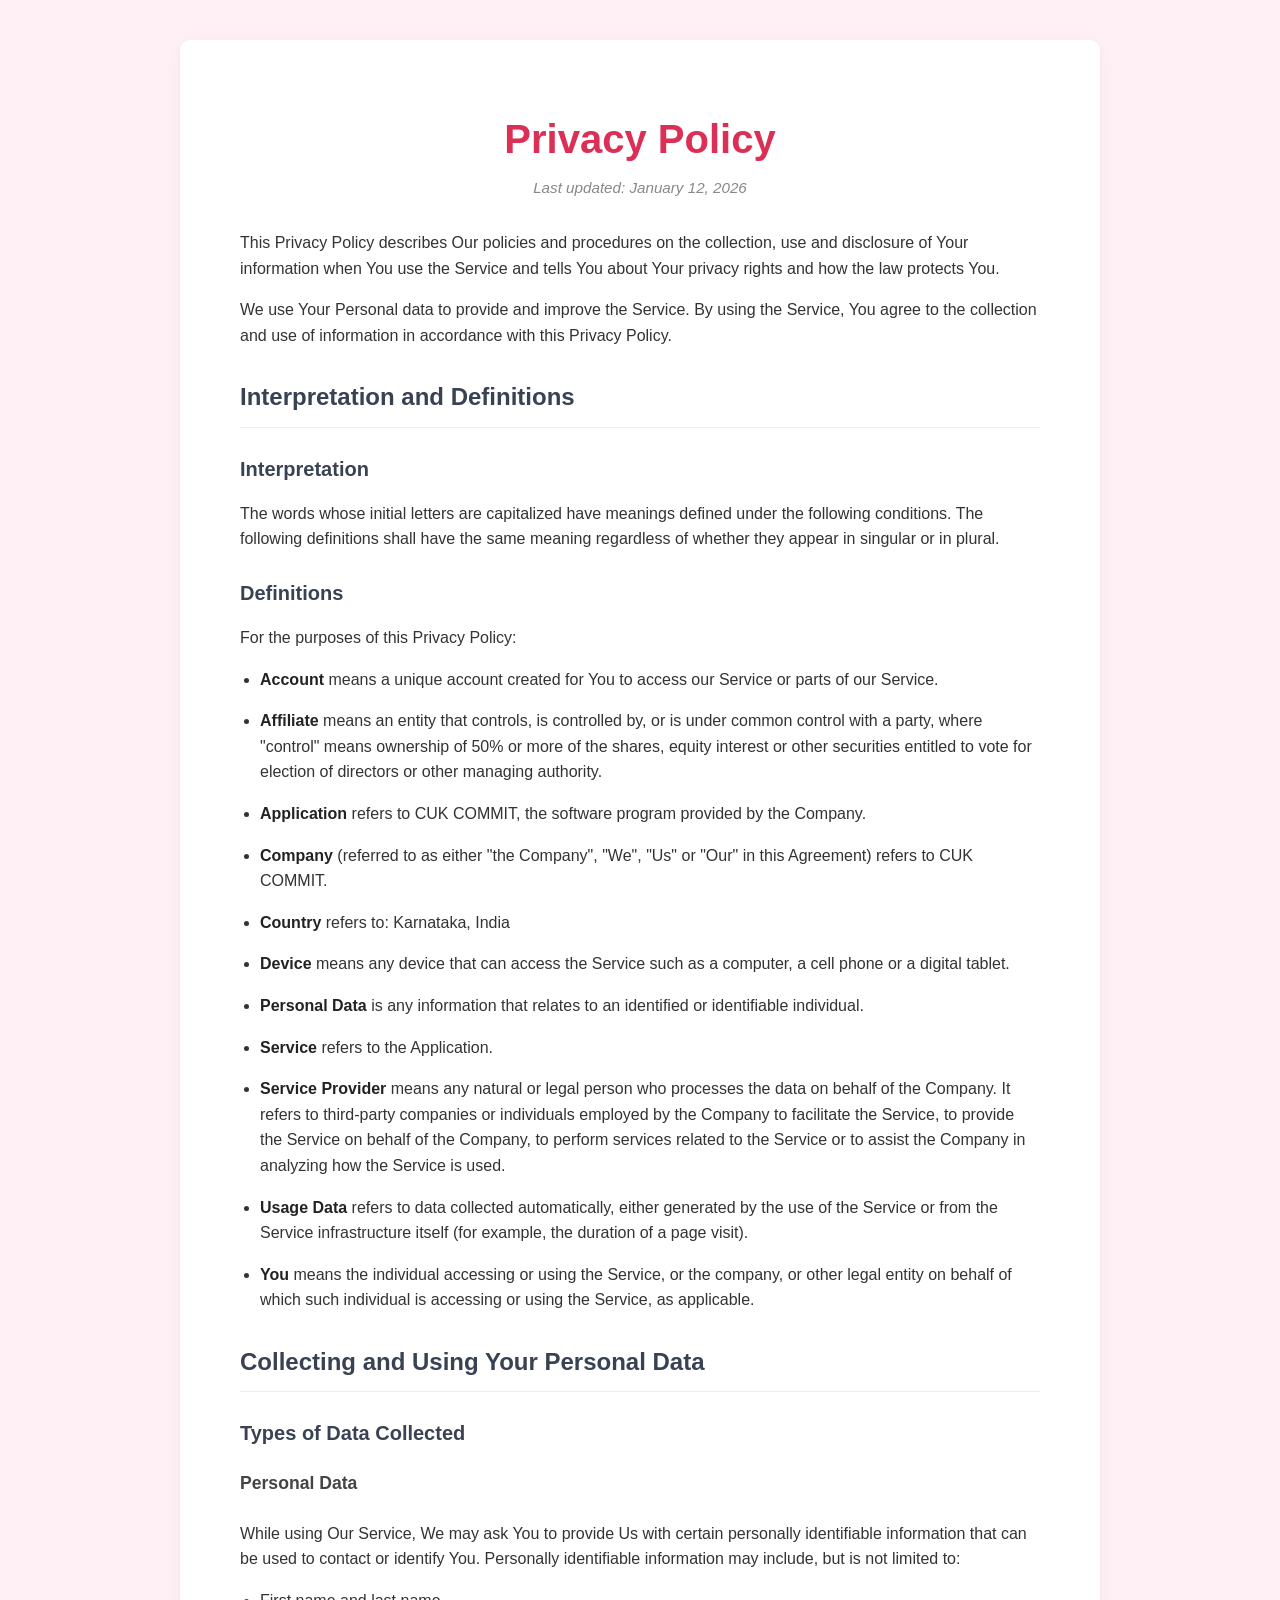
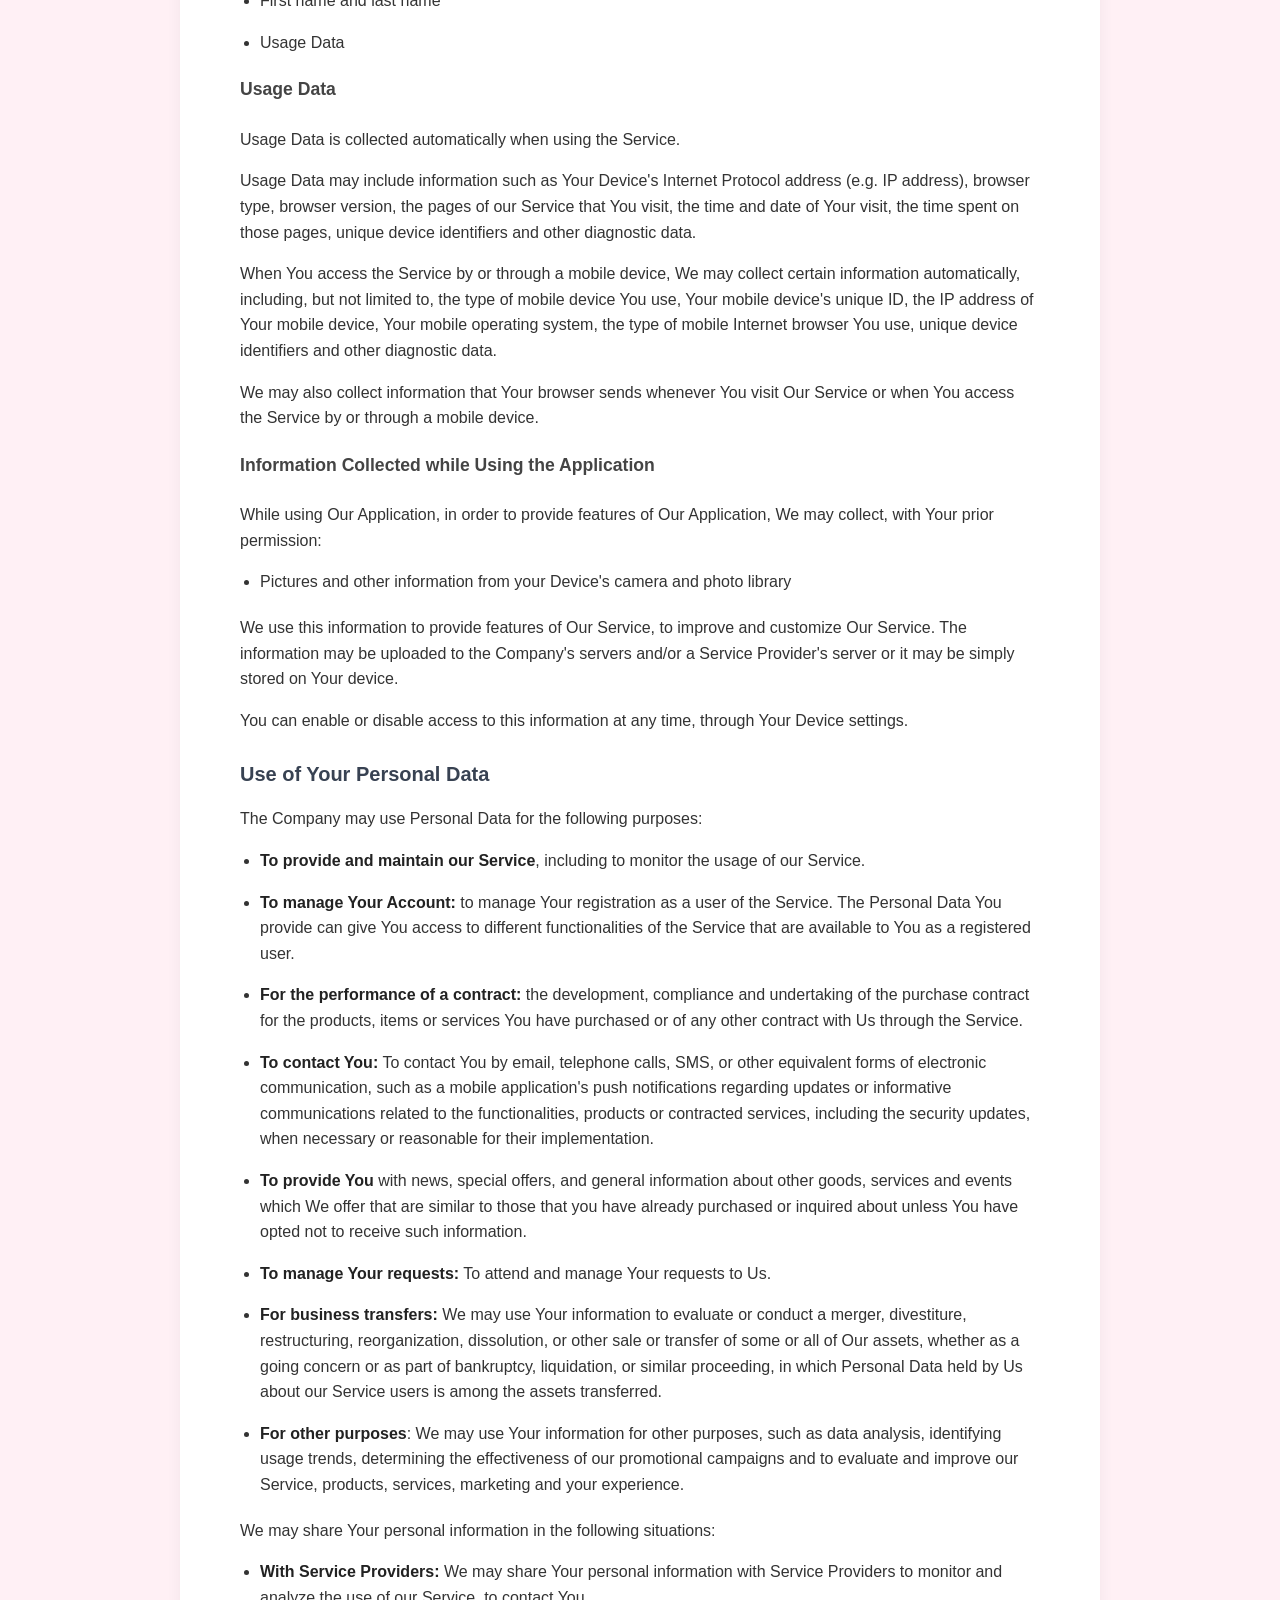
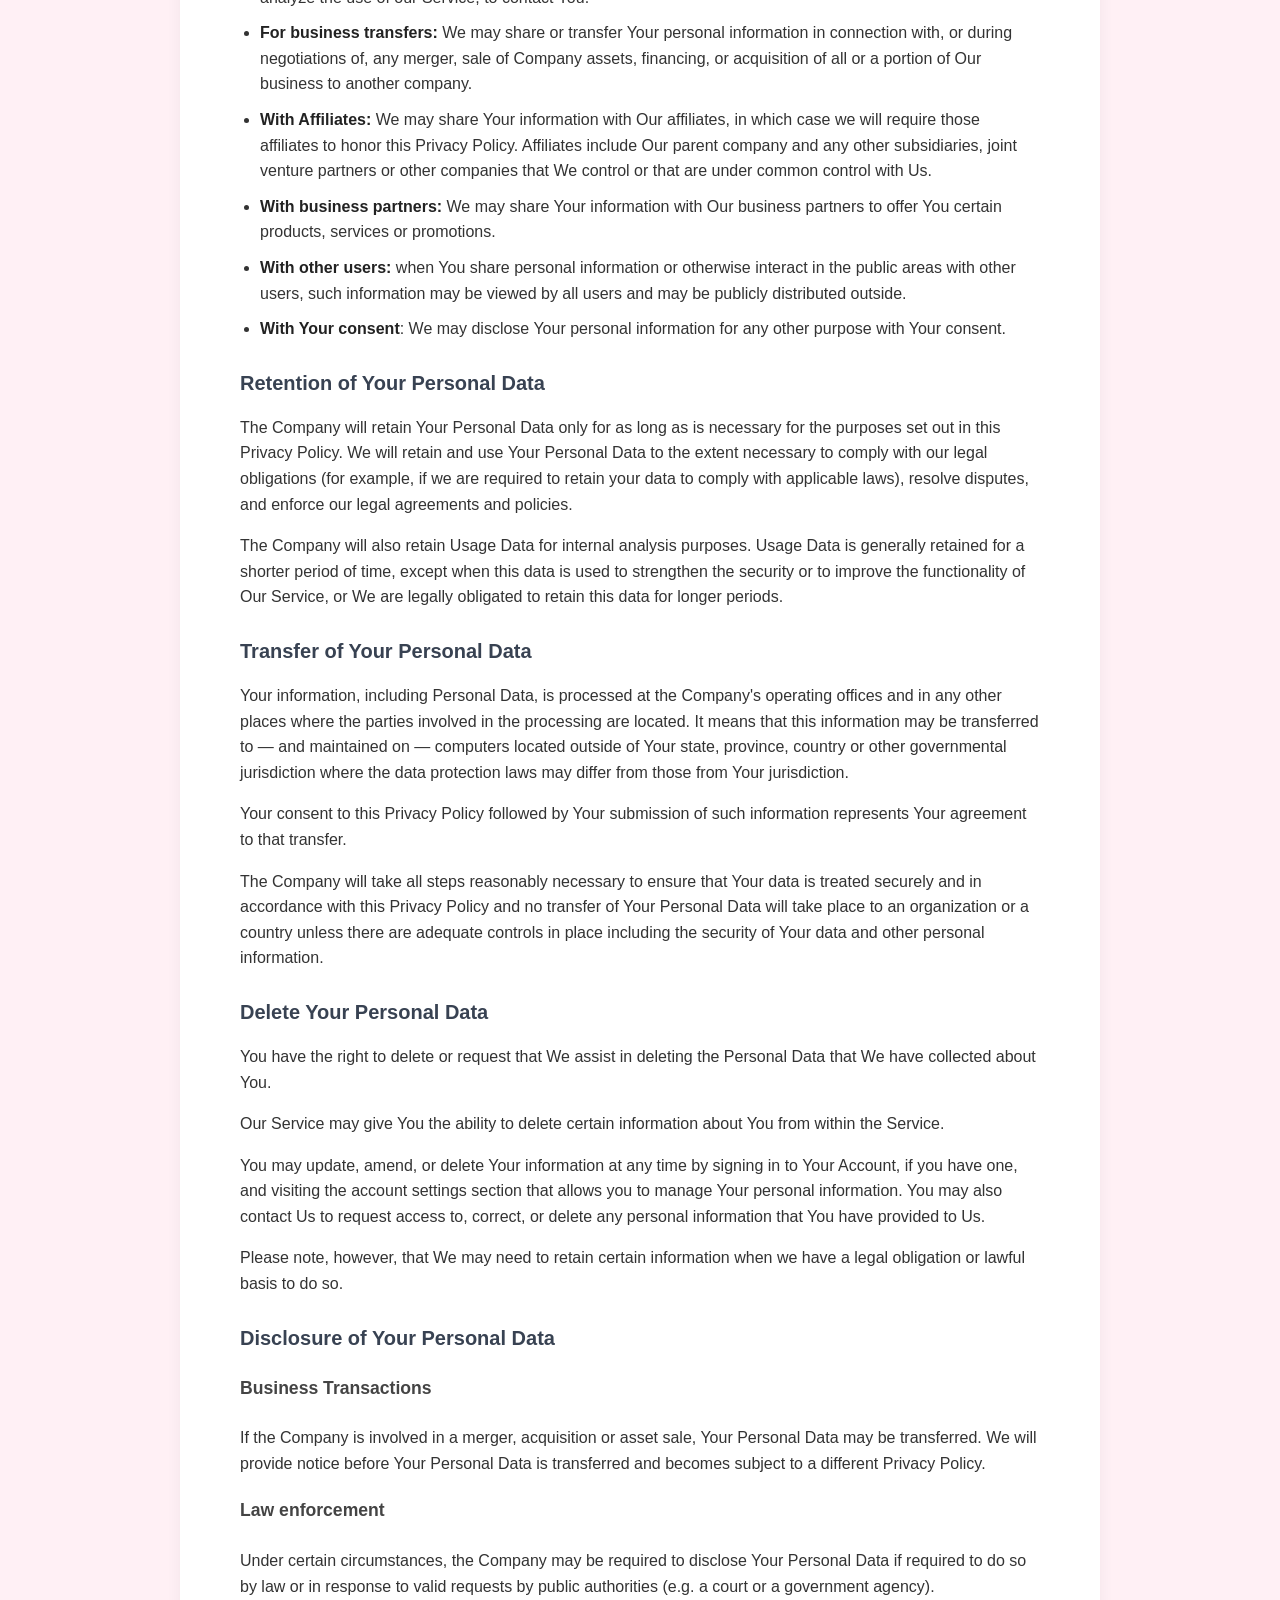
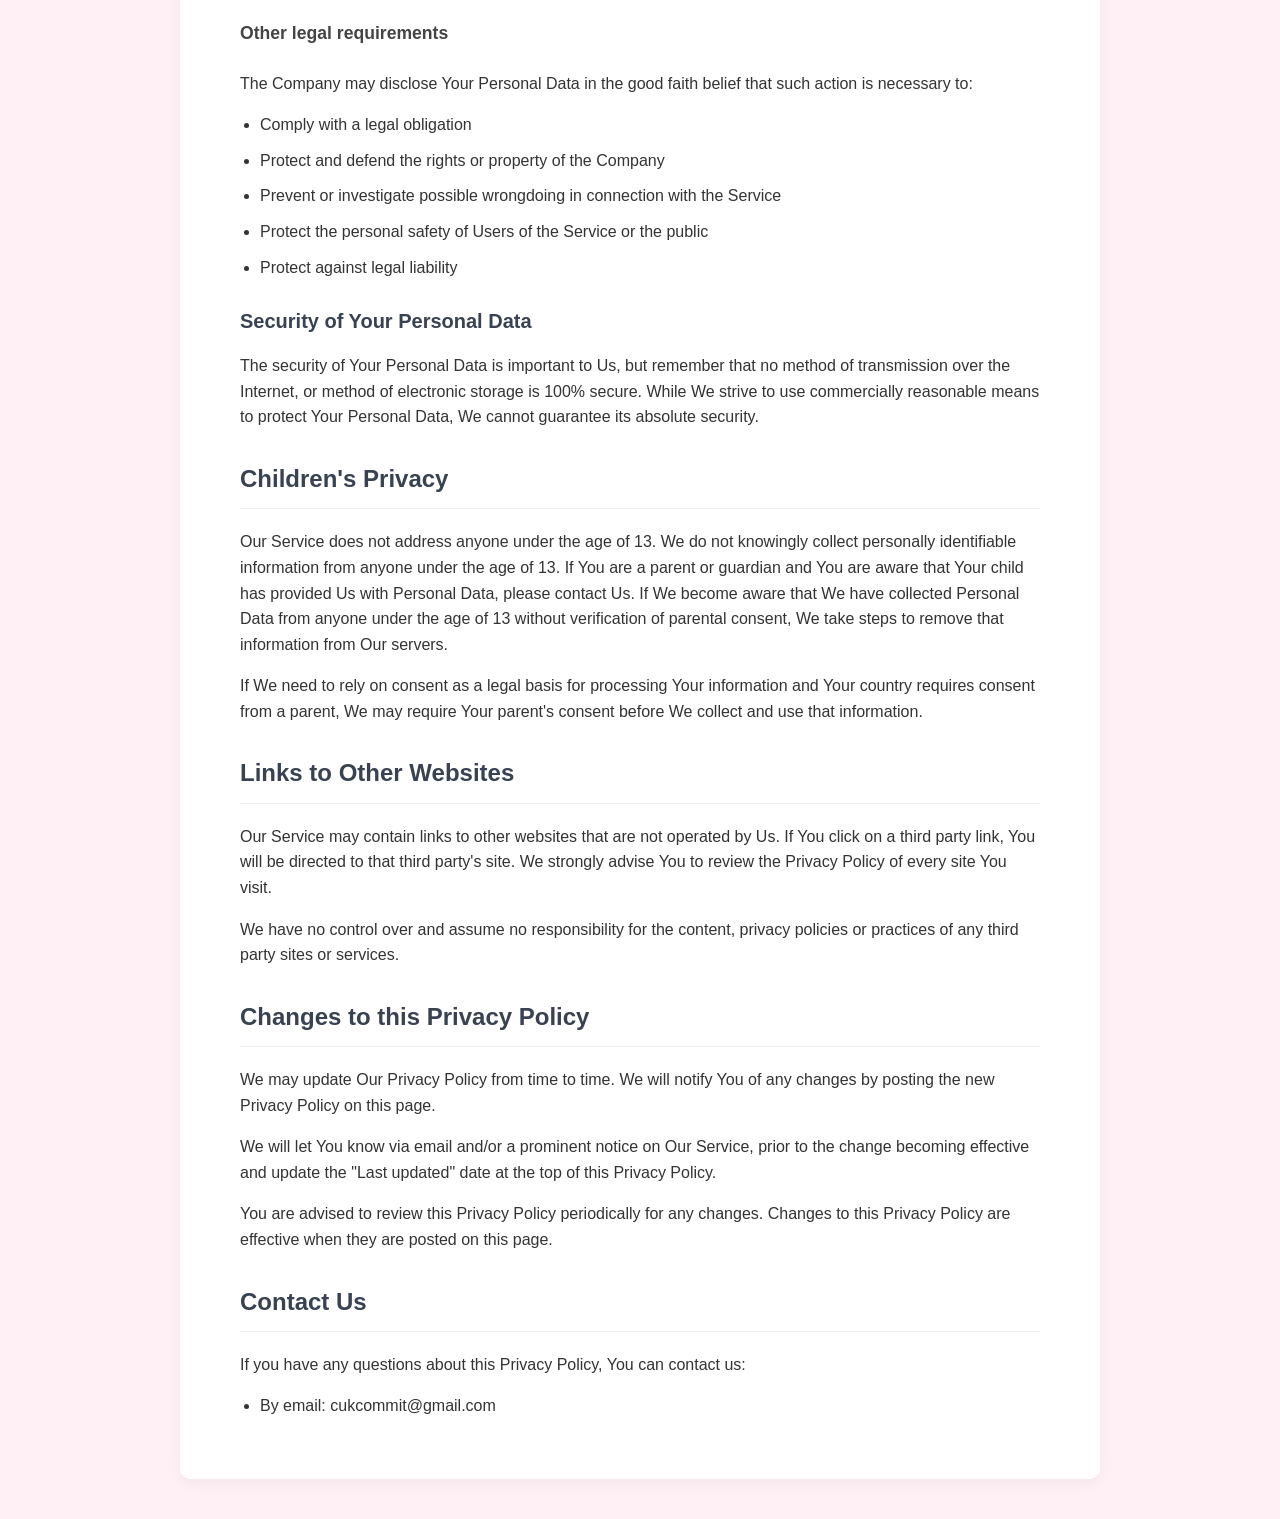
<file: public/privacy_policy.html>
<!DOCTYPE html>
<html lang="en">
<head>
    <meta charset="UTF-8">
    <meta name="viewport" content="width=device-width, initial-scale=1.0">
    <title>Privacy Policy</title>
    <style>
        /* General Page Setup */
        body {
            font-family: -apple-system, BlinkMacSystemFont, "Segoe UI", Roboto, Helvetica, Arial, sans-serif;
            background-color: #fff0f5; /* Light Pink Background */
            color: #333333; /* Dark Grey Text */
            line-height: 1.6;
            margin: 0;
            padding: 40px 20px;
            display: flex;
            justify-content: center;
        }

        /* The White Paper/Card Container */
        .policy-container {
            background-color: #ffffff;
            max-width: 800px;
            width: 100%;
            padding: 40px 60px;
            border-radius: 10px; /* Rounded corners */
            box-shadow: 0 4px 15px rgba(0,0,0,0.05); /* Subtle shadow */
        }

        /* Headings */
        h1 {
            color: #dc2f55; /* The specific Red/Pink color from the image */
            text-align: center;
            font-weight: 700;
            margin-bottom: 10px;
            font-size: 2.5rem;
        }

        h2 {
            color: #384252; /* Darker Blue-Grey for section headers */
            border-bottom: 1px solid #eee; /* Optional separator for cleanliness */
            padding-bottom: 10px;
            margin-top: 30px;
            font-size: 1.5rem;
        }

        h3 {
            color: #384252;
            font-size: 1.25rem;
            margin-top: 25px;
            margin-bottom: 10px;
        }

        h4 {
            font-size: 1.1rem;
            margin-top: 20px;
            color: #444;
        }

        /* Paragraphs */
        p {
            margin-bottom: 15px;
        }

        /* Specific style for "Last updated" date */
        h1 + p {
            text-align: center;
            color: #888;
            font-style: italic; /* Often used for dates, removing if strictly not needed */
            font-size: 0.95rem;
            margin-top: -5px;
            margin-bottom: 30px;
        }

        /* Links */
        a {
            color: #007bff;
            text-decoration: none;
        }
        a:hover {
            text-decoration: underline;
        }

        /* Lists */
        ul {
            padding-left: 20px;
            margin-bottom: 20px;
        }

        li {
            margin-bottom: 10px;
        }

        li p {
            margin-bottom: 5px;
        }

        strong {
            font-weight: 700;
            color: #222;
        }

        /* Responsive adjustments for mobile */
        @media (max-width: 600px) {
            .policy-container {
                padding: 20px 25px;
            }
            body {
                padding: 10px;
            }
            h1 {
                font-size: 2rem;
            }
        }
    </style>
</head>
<body>

    <div class="policy-container">
        <h1>Privacy Policy</h1>
        <p>Last updated: January 12, 2026</p>
        <p>This Privacy Policy describes Our policies and procedures on the collection, use and disclosure of Your information when You use the Service and tells You about Your privacy rights and how the law protects You.</p>
        <p>We use Your Personal data to provide and improve the Service. By using the Service, You agree to the collection and use of information in accordance with this Privacy Policy.</p>
        <h2>Interpretation and Definitions</h2>
        <h3>Interpretation</h3>
        <p>The words whose initial letters are capitalized have meanings defined under the following conditions. The following definitions shall have the same meaning regardless of whether they appear in singular or in plural.</p>
        <h3>Definitions</h3>
        <p>For the purposes of this Privacy Policy:</p>
        <ul>
        <li>
        <p><strong>Account</strong> means a unique account created for You to access our Service or parts of our Service.</p>
        </li>
        <li>
        <p><strong>Affiliate</strong> means an entity that controls, is controlled by, or is under common control with a party, where &quot;control&quot; means ownership of 50% or more of the shares, equity interest or other securities entitled to vote for election of directors or other managing authority.</p>
        </li>
        <li>
        <p><strong>Application</strong> refers to CUK COMMIT, the software program provided by the Company.</p>
        </li>
        <li>
        <p><strong>Company</strong> (referred to as either &quot;the Company&quot;, &quot;We&quot;, &quot;Us&quot; or &quot;Our&quot; in this Agreement) refers to CUK COMMIT.</p>
        </li>
        <li>
        <p><strong>Country</strong> refers to: Karnataka,  India</p>
        </li>
        <li>
        <p><strong>Device</strong> means any device that can access the Service such as a computer, a cell phone or a digital tablet.</p>
        </li>
        <li>
        <p><strong>Personal Data</strong> is any information that relates to an identified or identifiable individual.</p>
        </li>
        <li>
        <p><strong>Service</strong> refers to the Application.</p>
        </li>
        <li>
        <p><strong>Service Provider</strong> means any natural or legal person who processes the data on behalf of the Company. It refers to third-party companies or individuals employed by the Company to facilitate the Service, to provide the Service on behalf of the Company, to perform services related to the Service or to assist the Company in analyzing how the Service is used.</p>
        </li>
        <li>
        <p><strong>Usage Data</strong> refers to data collected automatically, either generated by the use of the Service or from the Service infrastructure itself (for example, the duration of a page visit).</p>
        </li>
        <li>
        <p><strong>You</strong> means the individual accessing or using the Service, or the company, or other legal entity on behalf of which such individual is accessing or using the Service, as applicable.</p>
        </li>
        </ul>
        <h2>Collecting and Using Your Personal Data</h2>
        <h3>Types of Data Collected</h3>
        <h4>Personal Data</h4>
        <p>While using Our Service, We may ask You to provide Us with certain personally identifiable information that can be used to contact or identify You. Personally identifiable information may include, but is not limited to:</p>
        <ul>
        <li>
        <p>First name and last name</p>
        </li>
        <li>
        <p>Usage Data</p>
        </li>
        </ul>
        <h4>Usage Data</h4>
        <p>Usage Data is collected automatically when using the Service.</p>
        <p>Usage Data may include information such as Your Device's Internet Protocol address (e.g. IP address), browser type, browser version, the pages of our Service that You visit, the time and date of Your visit, the time spent on those pages, unique device identifiers and other diagnostic data.</p>
        <p>When You access the Service by or through a mobile device, We may collect certain information automatically, including, but not limited to, the type of mobile device You use, Your mobile device's unique ID, the IP address of Your mobile device, Your mobile operating system, the type of mobile Internet browser You use, unique device identifiers and other diagnostic data.</p>
        <p>We may also collect information that Your browser sends whenever You visit Our Service or when You access the Service by or through a mobile device.</p>
        <h4>Information Collected while Using the Application</h4>
        <p>While using Our Application, in order to provide features of Our Application, We may collect, with Your prior permission:</p>
        <ul>
        <li>Pictures and other information from your Device's camera and photo library</li>
        </ul>
        <p>We use this information to provide features of Our Service, to improve and customize Our Service. The information may be uploaded to the Company's servers and/or a Service Provider's server or it may be simply stored on Your device.</p>
        <p>You can enable or disable access to this information at any time, through Your Device settings.</p>
        <h3>Use of Your Personal Data</h3>
        <p>The Company may use Personal Data for the following purposes:</p>
        <ul>
        <li>
        <p><strong>To provide and maintain our Service</strong>, including to monitor the usage of our Service.</p>
        </li>
        <li>
        <p><strong>To manage Your Account:</strong> to manage Your registration as a user of the Service. The Personal Data You provide can give You access to different functionalities of the Service that are available to You as a registered user.</p>
        </li>
        <li>
        <p><strong>For the performance of a contract:</strong> the development, compliance and undertaking of the purchase contract for the products, items or services You have purchased or of any other contract with Us through the Service.</p>
        </li>
        <li>
        <p><strong>To contact You:</strong> To contact You by email, telephone calls, SMS, or other equivalent forms of electronic communication, such as a mobile application's push notifications regarding updates or informative communications related to the functionalities, products or contracted services, including the security updates, when necessary or reasonable for their implementation.</p>
        </li>
        <li>
        <p><strong>To provide You</strong> with news, special offers, and general information about other goods, services and events which We offer that are similar to those that you have already purchased or inquired about unless You have opted not to receive such information.</p>
        </li>
        <li>
        <p><strong>To manage Your requests:</strong> To attend and manage Your requests to Us.</p>
        </li>
        <li>
        <p><strong>For business transfers:</strong> We may use Your information to evaluate or conduct a merger, divestiture, restructuring, reorganization, dissolution, or other sale or transfer of some or all of Our assets, whether as a going concern or as part of bankruptcy, liquidation, or similar proceeding, in which Personal Data held by Us about our Service users is among the assets transferred.</p>
        </li>
        <li>
        <p><strong>For other purposes</strong>: We may use Your information for other purposes, such as data analysis, identifying usage trends, determining the effectiveness of our promotional campaigns and to evaluate and improve our Service, products, services, marketing and your experience.</p>
        </li>
        </ul>
        <p>We may share Your personal information in the following situations:</p>
        <ul>
        <li><strong>With Service Providers:</strong> We may share Your personal information with Service Providers to monitor and analyze the use of our Service,  to contact You.</li>
        <li><strong>For business transfers:</strong> We may share or transfer Your personal information in connection with, or during negotiations of, any merger, sale of Company assets, financing, or acquisition of all or a portion of Our business to another company.</li>
        <li><strong>With Affiliates:</strong> We may share Your information with Our affiliates, in which case we will require those affiliates to honor this Privacy Policy. Affiliates include Our parent company and any other subsidiaries, joint venture partners or other companies that We control or that are under common control with Us.</li>
        <li><strong>With business partners:</strong> We may share Your information with Our business partners to offer You certain products, services or promotions.</li>
        <li><strong>With other users:</strong> when You share personal information or otherwise interact in the public areas with other users, such information may be viewed by all users and may be publicly distributed outside.</li>
        <li><strong>With Your consent</strong>: We may disclose Your personal information for any other purpose with Your consent.</li>
        </ul>
        <h3>Retention of Your Personal Data</h3>
        <p>The Company will retain Your Personal Data only for as long as is necessary for the purposes set out in this Privacy Policy. We will retain and use Your Personal Data to the extent necessary to comply with our legal obligations (for example, if we are required to retain your data to comply with applicable laws), resolve disputes, and enforce our legal agreements and policies.</p>
        <p>The Company will also retain Usage Data for internal analysis purposes. Usage Data is generally retained for a shorter period of time, except when this data is used to strengthen the security or to improve the functionality of Our Service, or We are legally obligated to retain this data for longer periods.</p>
        <h3>Transfer of Your Personal Data</h3>
        <p>Your information, including Personal Data, is processed at the Company's operating offices and in any other places where the parties involved in the processing are located. It means that this information may be transferred to — and maintained on — computers located outside of Your state, province, country or other governmental jurisdiction where the data protection laws may differ from those from Your jurisdiction.</p>
        <p>Your consent to this Privacy Policy followed by Your submission of such information represents Your agreement to that transfer.</p>
        <p>The Company will take all steps reasonably necessary to ensure that Your data is treated securely and in accordance with this Privacy Policy and no transfer of Your Personal Data will take place to an organization or a country unless there are adequate controls in place including the security of Your data and other personal information.</p>
        <h3>Delete Your Personal Data</h3>
        <p>You have the right to delete or request that We assist in deleting the Personal Data that We have collected about You.</p>
        <p>Our Service may give You the ability to delete certain information about You from within the Service.</p>
        <p>You may update, amend, or delete Your information at any time by signing in to Your Account, if you have one, and visiting the account settings section that allows you to manage Your personal information. You may also contact Us to request access to, correct, or delete any personal information that You have provided to Us.</p>
        <p>Please note, however, that We may need to retain certain information when we have a legal obligation or lawful basis to do so.</p>
        <h3>Disclosure of Your Personal Data</h3>
        <h4>Business Transactions</h4>
        <p>If the Company is involved in a merger, acquisition or asset sale, Your Personal Data may be transferred. We will provide notice before Your Personal Data is transferred and becomes subject to a different Privacy Policy.</p>
        <h4>Law enforcement</h4>
        <p>Under certain circumstances, the Company may be required to disclose Your Personal Data if required to do so by law or in response to valid requests by public authorities (e.g. a court or a government agency).</p>
        <h4>Other legal requirements</h4>
        <p>The Company may disclose Your Personal Data in the good faith belief that such action is necessary to:</p>
        <ul>
        <li>Comply with a legal obligation</li>
        <li>Protect and defend the rights or property of the Company</li>
        <li>Prevent or investigate possible wrongdoing in connection with the Service</li>
        <li>Protect the personal safety of Users of the Service or the public</li>
        <li>Protect against legal liability</li>
        </ul>
        <h3>Security of Your Personal Data</h3>
        <p>The security of Your Personal Data is important to Us, but remember that no method of transmission over the Internet, or method of electronic storage is 100% secure. While We strive to use commercially reasonable means to protect Your Personal Data, We cannot guarantee its absolute security.</p>
        <h2>Children's Privacy</h2>
        <p>Our Service does not address anyone under the age of 13. We do not knowingly collect personally identifiable information from anyone under the age of 13. If You are a parent or guardian and You are aware that Your child has provided Us with Personal Data, please contact Us. If We become aware that We have collected Personal Data from anyone under the age of 13 without verification of parental consent, We take steps to remove that information from Our servers.</p>
        <p>If We need to rely on consent as a legal basis for processing Your information and Your country requires consent from a parent, We may require Your parent's consent before We collect and use that information.</p>
        <h2>Links to Other Websites</h2>
        <p>Our Service may contain links to other websites that are not operated by Us. If You click on a third party link, You will be directed to that third party's site. We strongly advise You to review the Privacy Policy of every site You visit.</p>
        <p>We have no control over and assume no responsibility for the content, privacy policies or practices of any third party sites or services.</p>
        <h2>Changes to this Privacy Policy</h2>
        <p>We may update Our Privacy Policy from time to time. We will notify You of any changes by posting the new Privacy Policy on this page.</p>
        <p>We will let You know via email and/or a prominent notice on Our Service, prior to the change becoming effective and update the &quot;Last updated&quot; date at the top of this Privacy Policy.</p>
        <p>You are advised to review this Privacy Policy periodically for any changes. Changes to this Privacy Policy are effective when they are posted on this page.</p>
        <h2>Contact Us</h2>
        <p>If you have any questions about this Privacy Policy, You can contact us:</p>
        <ul>
        <li>By email: cukcommit@gmail.com</li>
        </ul>
    </div>

</body>
</html>
</file>
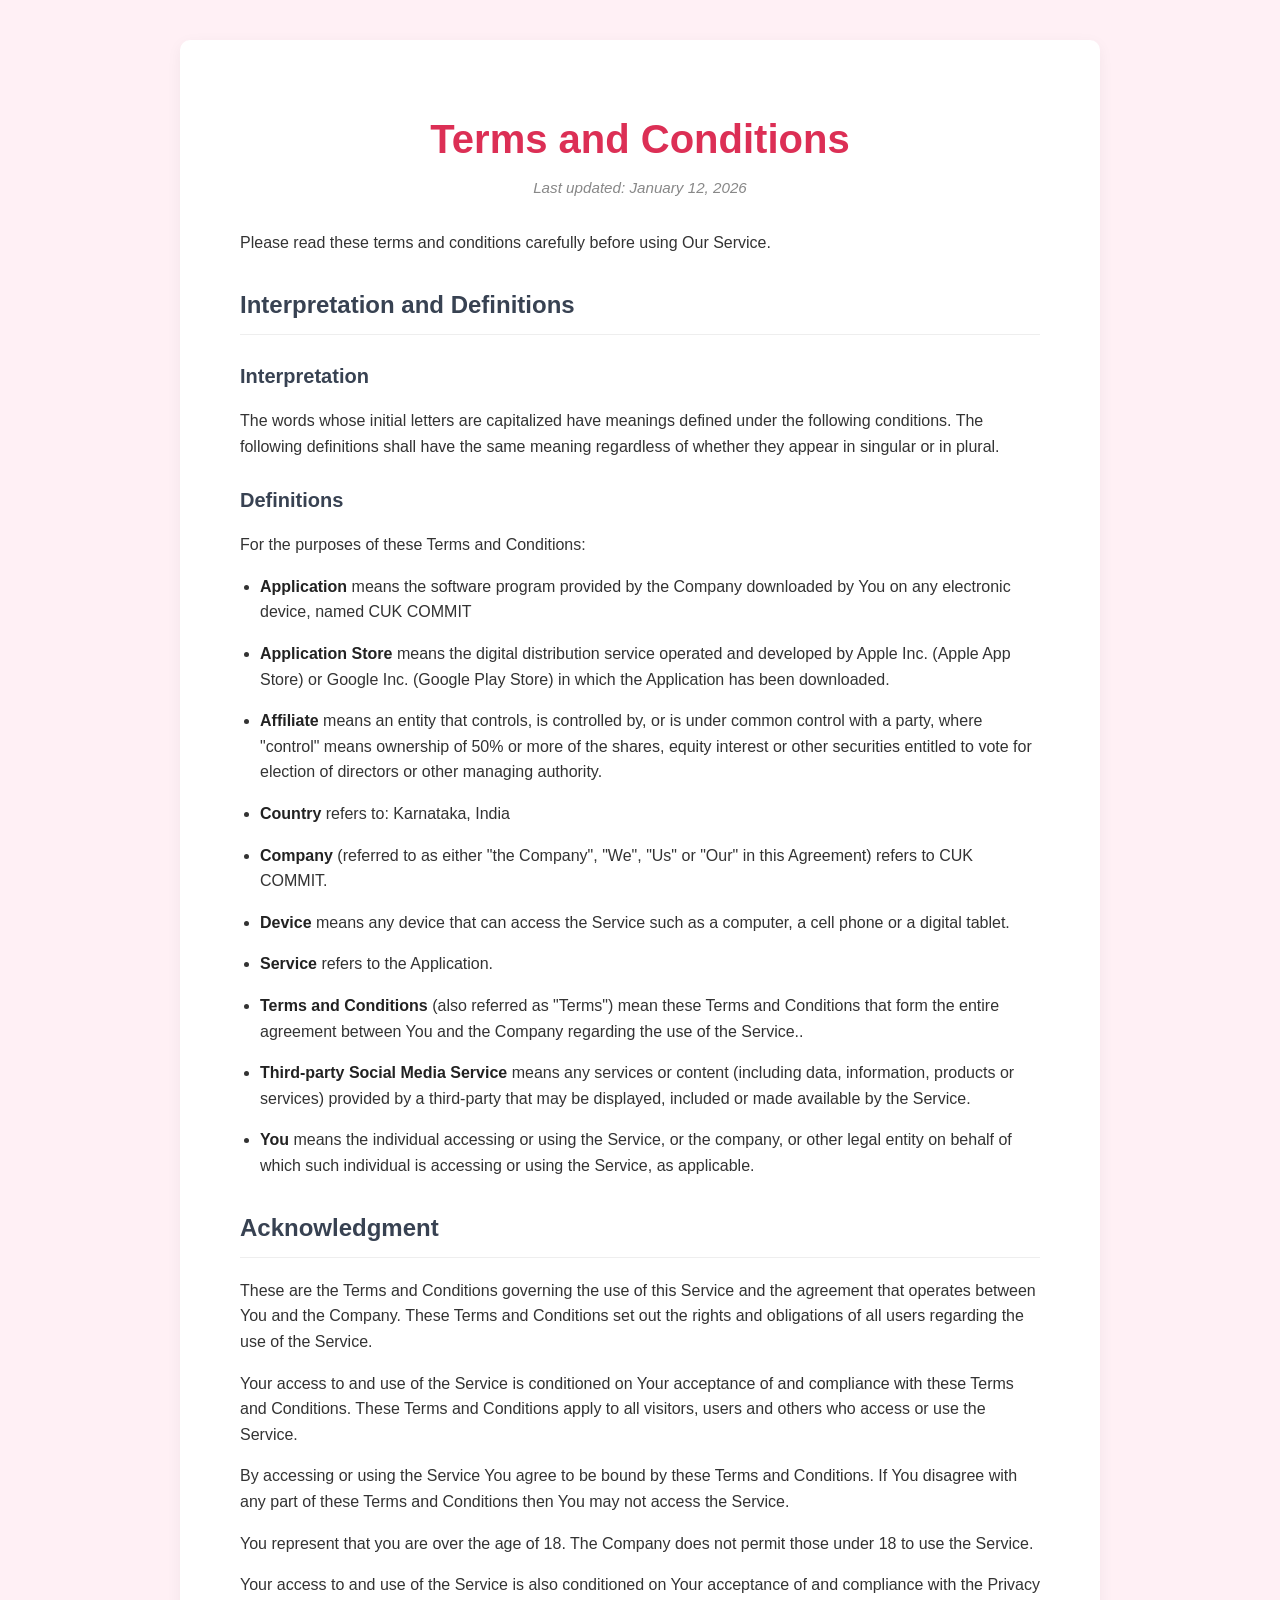
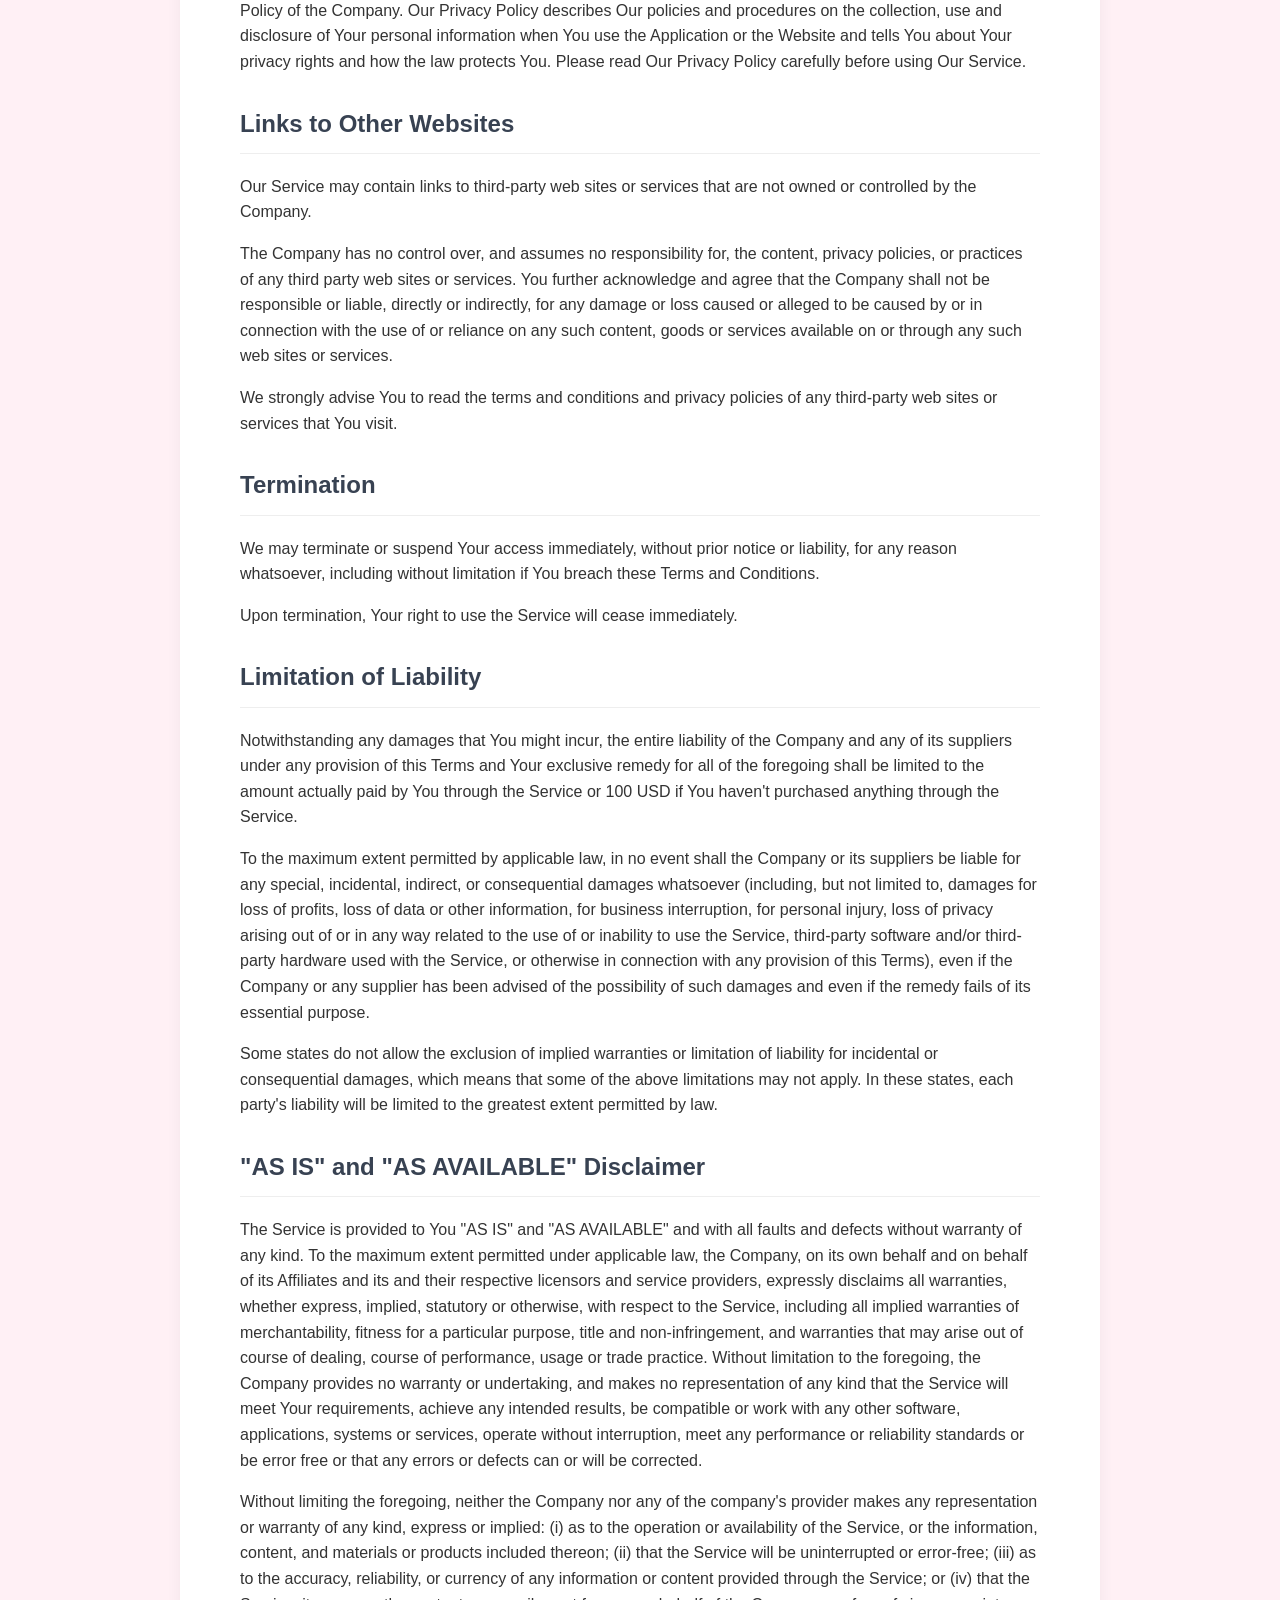
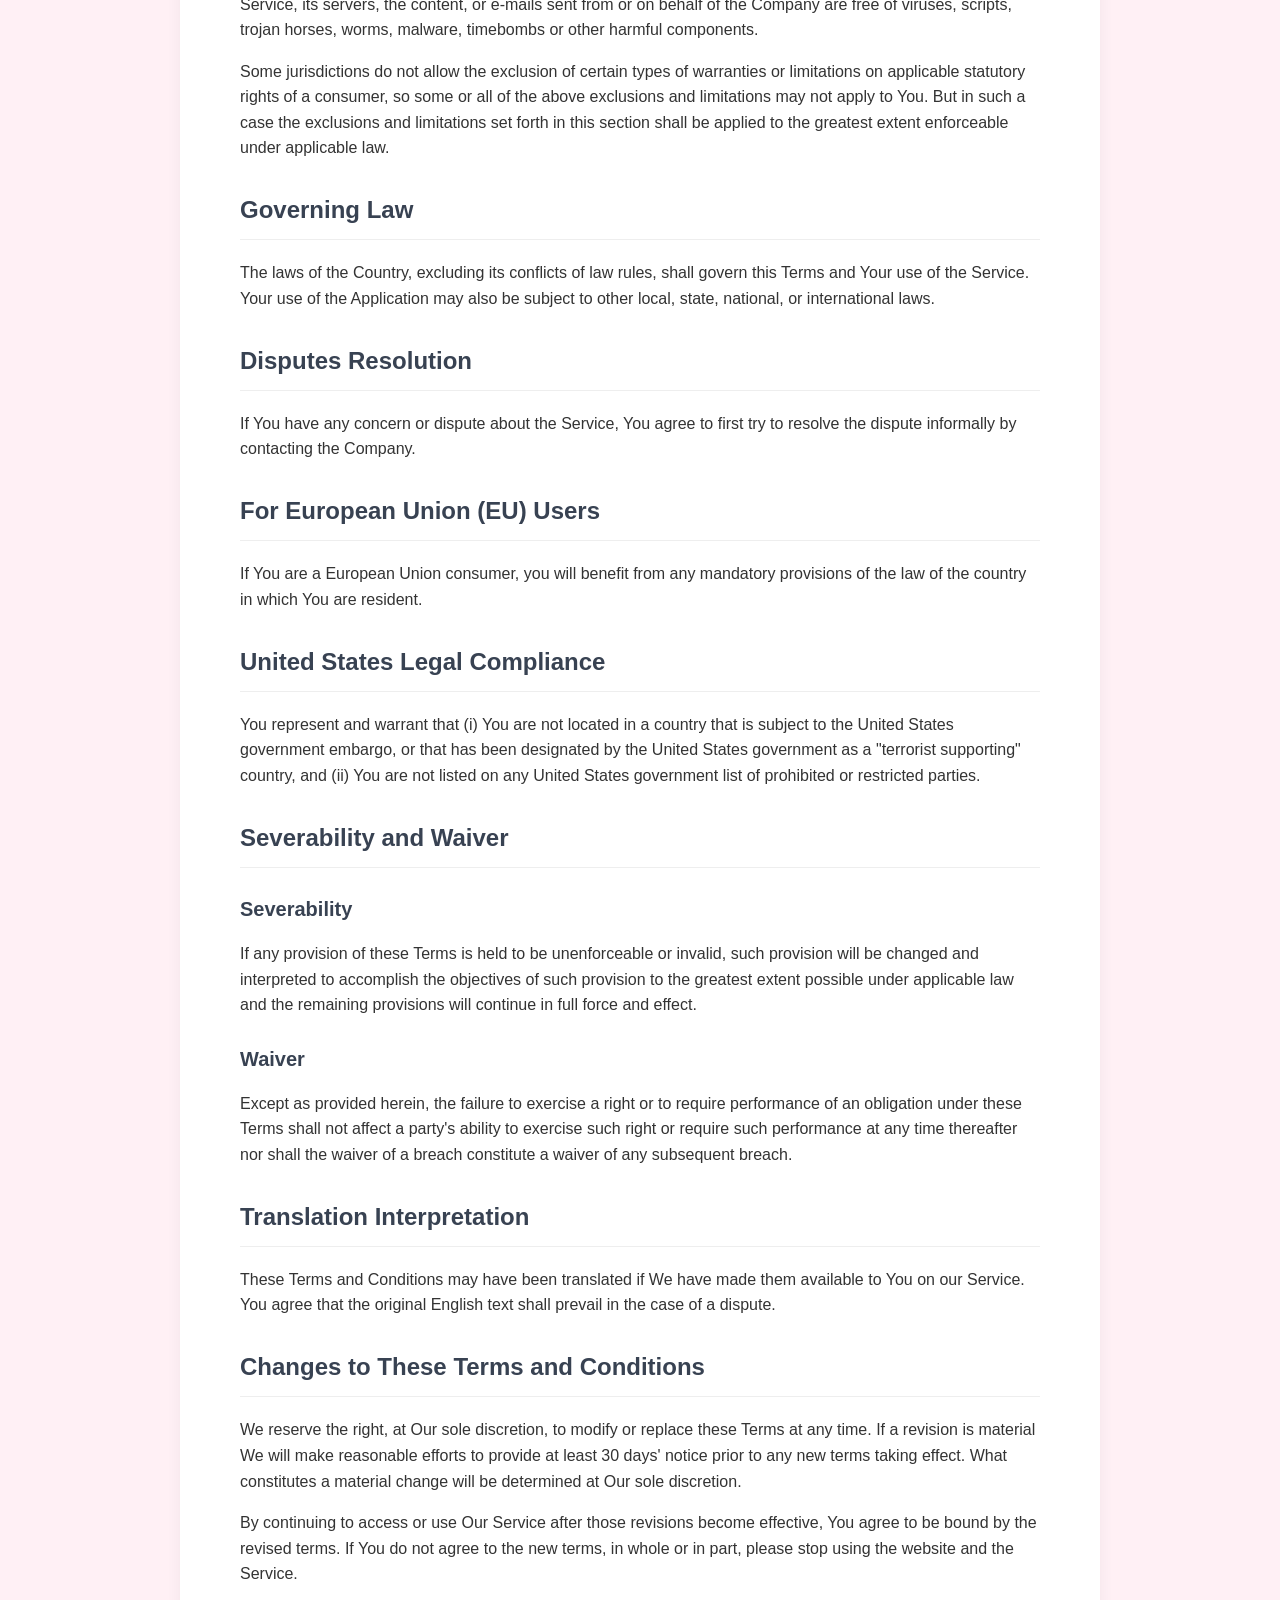
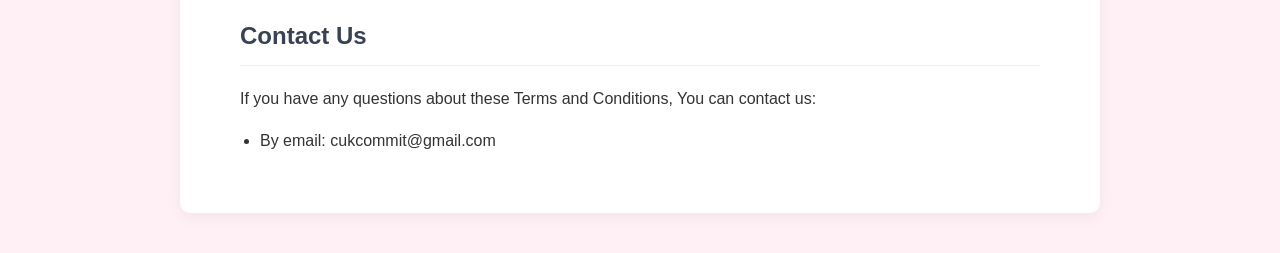
<file: public/terms_condition.html>
<!DOCTYPE html>
<html lang="en">
<head>
    <meta charset="UTF-8">
    <meta name="viewport" content="width=device-width, initial-scale=1.0">
    <title>Terms and Conditions</title>
    <style>
        /* General Page Setup */
        body {
            font-family: -apple-system, BlinkMacSystemFont, "Segoe UI", Roboto, Helvetica, Arial, sans-serif;
            background-color: #fff0f5; /* Light Pink Background */
            color: #333333; /* Dark Grey Text */
            line-height: 1.6;
            margin: 0;
            padding: 40px 20px;
            display: flex;
            justify-content: center;
        }

        /* The White Paper/Card Container */
        .policy-container {
            background-color: #ffffff;
            max-width: 800px;
            width: 100%;
            padding: 40px 60px;
            border-radius: 10px; /* Rounded corners */
            box-shadow: 0 4px 15px rgba(0,0,0,0.05); /* Subtle shadow */
        }

        /* Headings */
        h1 {
            color: #dc2f55; /* The specific Red/Pink color */
            text-align: center;
            font-weight: 700;
            margin-bottom: 10px;
            font-size: 2.5rem;
        }

        h2 {
            color: #384252; /* Darker Blue-Grey for section headers */
            border-bottom: 1px solid #eee; /* Separator */
            padding-bottom: 10px;
            margin-top: 30px;
            font-size: 1.5rem;
        }

        h3 {
            color: #384252;
            font-size: 1.25rem;
            margin-top: 25px;
            margin-bottom: 10px;
        }

        /* Paragraphs */
        p {
            margin-bottom: 15px;
        }

        /* Specific style for "Last updated" date */
        /* This targets the paragraph immediately following the main title */
        h1 + p {
            text-align: center;
            color: #888;
            font-style: italic;
            font-size: 0.95rem;
            margin-top: -5px;
            margin-bottom: 30px;
        }

        /* Links */
        a {
            color: #007bff;
            text-decoration: none;
        }
        a:hover {
            text-decoration: underline;
        }

        /* Lists */
        ul {
            padding-left: 20px;
            margin-bottom: 20px;
        }

        li {
            margin-bottom: 10px;
        }

        li p {
            margin-bottom: 5px;
        }

        strong {
            font-weight: 700;
            color: #222;
        }

        /* Responsive adjustments for mobile */
        @media (max-width: 600px) {
            .policy-container {
                padding: 20px 25px;
            }
            body {
                padding: 10px;
            }
            h1 {
                font-size: 2rem;
            }
        }
    </style>
</head>
<body>

    <div class="policy-container">
        <h1>Terms and Conditions</h1>
        <p>Last updated: January 12, 2026</p>
        <p>Please read these terms and conditions carefully before using Our Service.</p>
        <h2>Interpretation and Definitions</h2>
        <h3>Interpretation</h3>
        <p>The words whose initial letters are capitalized have meanings defined under the following conditions. The following definitions shall have the same meaning regardless of whether they appear in singular or in plural.</p>
        <h3>Definitions</h3>
        <p>For the purposes of these Terms and Conditions:</p>
        <ul>
        <li>
        <p><strong>Application</strong> means the software program provided by the Company downloaded by You on any electronic device, named CUK COMMIT</p>
        </li>
        <li>
        <p><strong>Application Store</strong> means the digital distribution service operated and developed by Apple Inc. (Apple App Store) or Google Inc. (Google Play Store) in which the Application has been downloaded.</p>
        </li>
        <li>
        <p><strong>Affiliate</strong> means an entity that controls, is controlled by, or is under common control with a party, where &quot;control&quot; means ownership of 50% or more of the shares, equity interest or other securities entitled to vote for election of directors or other managing authority.</p>
        </li>
        <li>
        <p><strong>Country</strong> refers to: Karnataka,  India</p>
        </li>
        <li>
        <p><strong>Company</strong> (referred to as either &quot;the Company&quot;, &quot;We&quot;, &quot;Us&quot; or &quot;Our&quot; in this Agreement) refers to CUK COMMIT.</p>
        </li>
        <li>
        <p><strong>Device</strong> means any device that can access the Service such as a computer, a cell phone or a digital tablet.</p>
        </li>
        <li>
        <p><strong>Service</strong> refers to the Application.</p>
        </li>
        <li>
        <p><strong>Terms and Conditions</strong> (also referred as &quot;Terms&quot;) mean these Terms and Conditions that form the entire agreement between You and the Company regarding the use of the Service.</a>.</p>
        </li>
        <li>
        <p><strong>Third-party Social Media Service</strong> means any services or content (including data, information, products or services) provided by a third-party that may be displayed, included or made available by the Service.</p>
        </li>
        <li>
        <p><strong>You</strong> means the individual accessing or using the Service, or the company, or other legal entity on behalf of which such individual is accessing or using the Service, as applicable.</p>
        </li>
        </ul>
        <h2>Acknowledgment</h2>
        <p>These are the Terms and Conditions governing the use of this Service and the agreement that operates between You and the Company. These Terms and Conditions set out the rights and obligations of all users regarding the use of the Service.</p>
        <p>Your access to and use of the Service is conditioned on Your acceptance of and compliance with these Terms and Conditions. These Terms and Conditions apply to all visitors, users and others who access or use the Service.</p>
        <p>By accessing or using the Service You agree to be bound by these Terms and Conditions. If You disagree with any part of these Terms and Conditions then You may not access the Service.</p>
        <p>You represent that you are over the age of 18. The Company does not permit those under 18 to use the Service.</p>
        <p>Your access to and use of the Service is also conditioned on Your acceptance of and compliance with the Privacy Policy of the Company. Our Privacy Policy describes Our policies and procedures on the collection, use and disclosure of Your personal information when You use the Application or the Website and tells You about Your privacy rights and how the law protects You. Please read Our Privacy Policy carefully before using Our Service.</p>
        <h2>Links to Other Websites</h2>
        <p>Our Service may contain links to third-party web sites or services that are not owned or controlled by the Company.</p>
        <p>The Company has no control over, and assumes no responsibility for, the content, privacy policies, or practices of any third party web sites or services. You further acknowledge and agree that the Company shall not be responsible or liable, directly or indirectly, for any damage or loss caused or alleged to be caused by or in connection with the use of or reliance on any such content, goods or services available on or through any such web sites or services.</p>
        <p>We strongly advise You to read the terms and conditions and privacy policies of any third-party web sites or services that You visit.</p>
        <h2>Termination</h2>
        <p>We may terminate or suspend Your access immediately, without prior notice or liability, for any reason whatsoever, including without limitation if You breach these Terms and Conditions.</p>
        <p>Upon termination, Your right to use the Service will cease immediately.</p>
        <h2>Limitation of Liability</h2>
        <p>Notwithstanding any damages that You might incur, the entire liability of the Company and any of its suppliers under any provision of this Terms and Your exclusive remedy for all of the foregoing shall be limited to the amount actually paid by You through the Service or 100 USD if You haven't purchased anything through the Service.</p>
        <p>To the maximum extent permitted by applicable law, in no event shall the Company or its suppliers be liable for any special, incidental, indirect, or consequential damages whatsoever (including, but not limited to, damages for loss of profits, loss of data or other information, for business interruption, for personal injury, loss of privacy arising out of or in any way related to the use of or inability to use the Service, third-party software and/or third-party hardware used with the Service, or otherwise in connection with any provision of this Terms), even if the Company or any supplier has been advised of the possibility of such damages and even if the remedy fails of its essential purpose.</p>
        <p>Some states do not allow the exclusion of implied warranties or limitation of liability for incidental or consequential damages, which means that some of the above limitations may not apply. In these states, each party's liability will be limited to the greatest extent permitted by law.</p>
        <h2>&quot;AS IS&quot; and &quot;AS AVAILABLE&quot; Disclaimer</h2>
        <p>The Service is provided to You &quot;AS IS&quot; and &quot;AS AVAILABLE&quot; and with all faults and defects without warranty of any kind. To the maximum extent permitted under applicable law, the Company, on its own behalf and on behalf of its Affiliates and its and their respective licensors and service providers, expressly disclaims all warranties, whether express, implied, statutory or otherwise, with respect to the Service, including all implied warranties of merchantability, fitness for a particular purpose, title and non-infringement, and warranties that may arise out of course of dealing, course of performance, usage or trade practice. Without limitation to the foregoing, the Company provides no warranty or undertaking, and makes no representation of any kind that the Service will meet Your requirements, achieve any intended results, be compatible or work with any other software, applications, systems or services, operate without interruption, meet any performance or reliability standards or be error free or that any errors or defects can or will be corrected.</p>
        <p>Without limiting the foregoing, neither the Company nor any of the company's provider makes any representation or warranty of any kind, express or implied: (i) as to the operation or availability of the Service, or the information, content, and materials or products included thereon; (ii) that the Service will be uninterrupted or error-free; (iii) as to the accuracy, reliability, or currency of any information or content provided through the Service; or (iv) that the Service, its servers, the content, or e-mails sent from or on behalf of the Company are free of viruses, scripts, trojan horses, worms, malware, timebombs or other harmful components.</p>
        <p>Some jurisdictions do not allow the exclusion of certain types of warranties or limitations on applicable statutory rights of a consumer, so some or all of the above exclusions and limitations may not apply to You. But in such a case the exclusions and limitations set forth in this section shall be applied to the greatest extent enforceable under applicable law.</p>
        <h2>Governing Law</h2>
        <p>The laws of the Country, excluding its conflicts of law rules, shall govern this Terms and Your use of the Service. Your use of the Application may also be subject to other local, state, national, or international laws.</p>
        <h2>Disputes Resolution</h2>
        <p>If You have any concern or dispute about the Service, You agree to first try to resolve the dispute informally by contacting the Company.</p>
        <h2>For European Union (EU) Users</h2>
        <p>If You are a European Union consumer, you will benefit from any mandatory provisions of the law of the country in which You are resident.</p>
        <h2>United States Legal Compliance</h2>
        <p>You represent and warrant that (i) You are not located in a country that is subject to the United States government embargo, or that has been designated by the United States government as a &quot;terrorist supporting&quot; country, and (ii) You are not listed on any United States government list of prohibited or restricted parties.</p>
        <h2>Severability and Waiver</h2>
        <h3>Severability</h3>
        <p>If any provision of these Terms is held to be unenforceable or invalid, such provision will be changed and interpreted to accomplish the objectives of such provision to the greatest extent possible under applicable law and the remaining provisions will continue in full force and effect.</p>
        <h3>Waiver</h3>
        <p>Except as provided herein, the failure to exercise a right or to require performance of an obligation under these Terms shall not affect a party's ability to exercise such right or require such performance at any time thereafter nor shall the waiver of a breach constitute a waiver of any subsequent breach.</p>
        <h2>Translation Interpretation</h2>
        <p>These Terms and Conditions may have been translated if We have made them available to You on our Service.
        You agree that the original English text shall prevail in the case of a dispute.</p>
        <h2>Changes to These Terms and Conditions</h2>
        <p>We reserve the right, at Our sole discretion, to modify or replace these Terms at any time. If a revision is material We will make reasonable efforts to provide at least 30 days' notice prior to any new terms taking effect. What constitutes a material change will be determined at Our sole discretion.</p>
        <p>By continuing to access or use Our Service after those revisions become effective, You agree to be bound by the revised terms. If You do not agree to the new terms, in whole or in part, please stop using the website and the Service.</p>
        <h2>Contact Us</h2>
        <p>If you have any questions about these Terms and Conditions, You can contact us:</p>
        <ul>
        <li>By email: cukcommit@gmail.com</li>
        </ul>
    </div>

</body>
</html>
</file>
